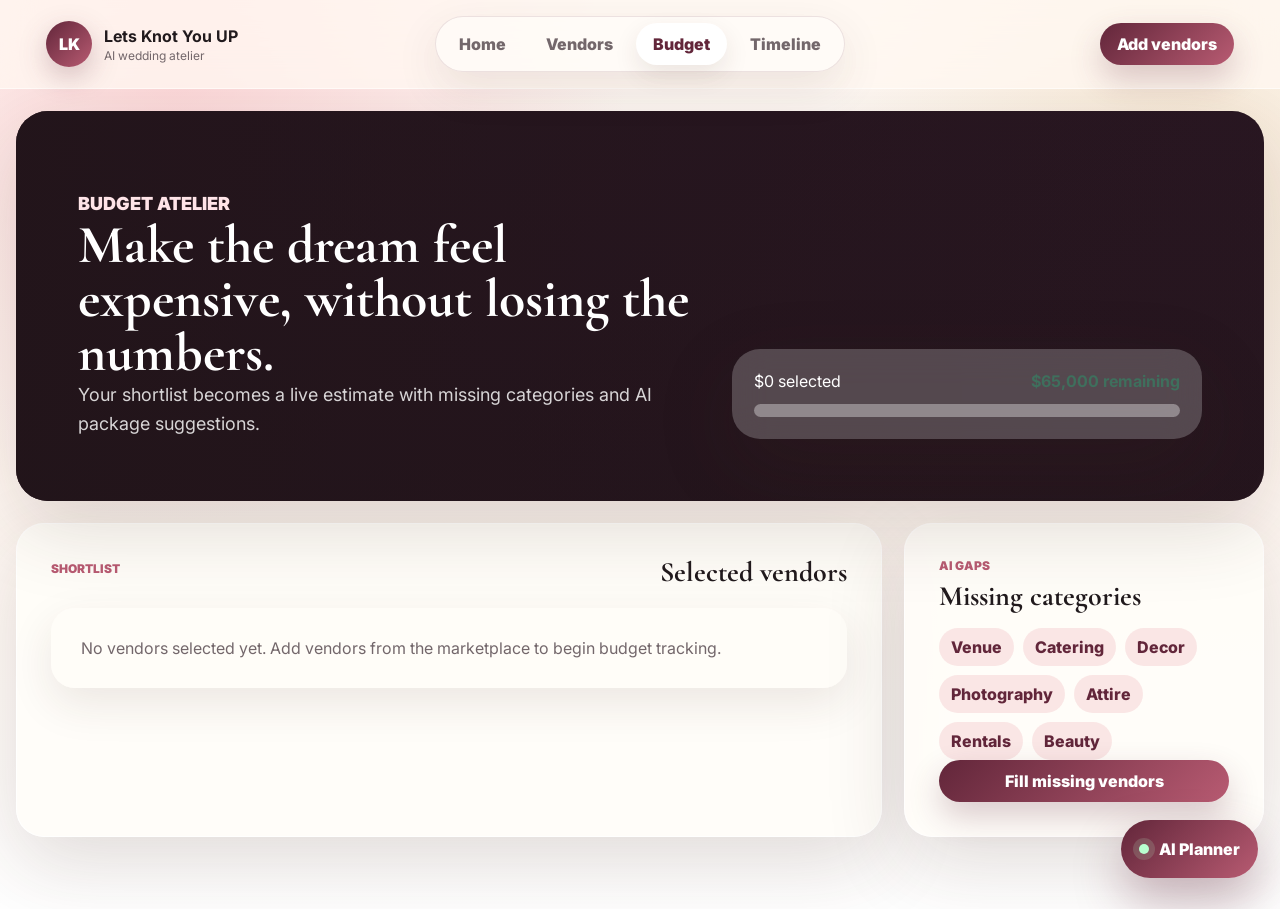
<file: budget.html>
<!doctype html>
<html lang="en">
  <head>
    <meta charset="utf-8">
    <meta name="viewport" content="width=device-width, initial-scale=1">
    <title>Budget | Lets Knot You UP</title>
    <link rel="stylesheet" href="styles.css">
  </head>
  <body data-page="budget">
    <header class="site-header">
      <a class="brand" href="index.html"><span class="brand-mark">LK</span><span><strong>Lets Knot You UP</strong><small>AI wedding atelier</small></span></a>
      <nav class="main-nav" aria-label="Primary">
        <a href="index.html">Home</a>
        <a href="vendors.html">Vendors</a>
        <a class="active" href="budget.html">Budget</a>
        <a href="timeline.html">Timeline</a>
      </nav>
      <a class="nav-cta" href="vendors.html">Add vendors</a>
    </header>

    <main>
      <section class="page-hero budget-hero">
        <div>
          <p class="eyebrow light">Budget atelier</p>
          <h1>Make the dream feel expensive, without losing the numbers.</h1>
          <p>Your shortlist becomes a live estimate with missing categories and AI package suggestions.</p>
        </div>
        <div class="budget-meter">
          <div class="meter-copy"><span id="budgetUsed">$0 selected</span><strong id="budgetRemaining">$65,000 remaining</strong></div>
          <div class="meter"><span id="budgetBar"></span></div>
        </div>
      </section>

      <section class="budget-layout">
        <div class="content-card">
          <div class="section-kicker compact">
            <p class="eyebrow">Shortlist</p>
            <h2>Selected vendors</h2>
          </div>
          <div class="budget-list" id="budgetList"></div>
        </div>
        <aside class="sidebar-card">
          <p class="eyebrow">AI gaps</p>
          <h2>Missing categories</h2>
          <div class="sidebar-list" id="missingCategories"></div>
          <button class="primary-button full-button" id="budgetPackageButton" type="button">Fill missing vendors</button>
        </aside>
      </section>
    </main>

    <div id="aiChatMount"></div>
    <script src="script.js"></script>
  </body>
</html>
</file>
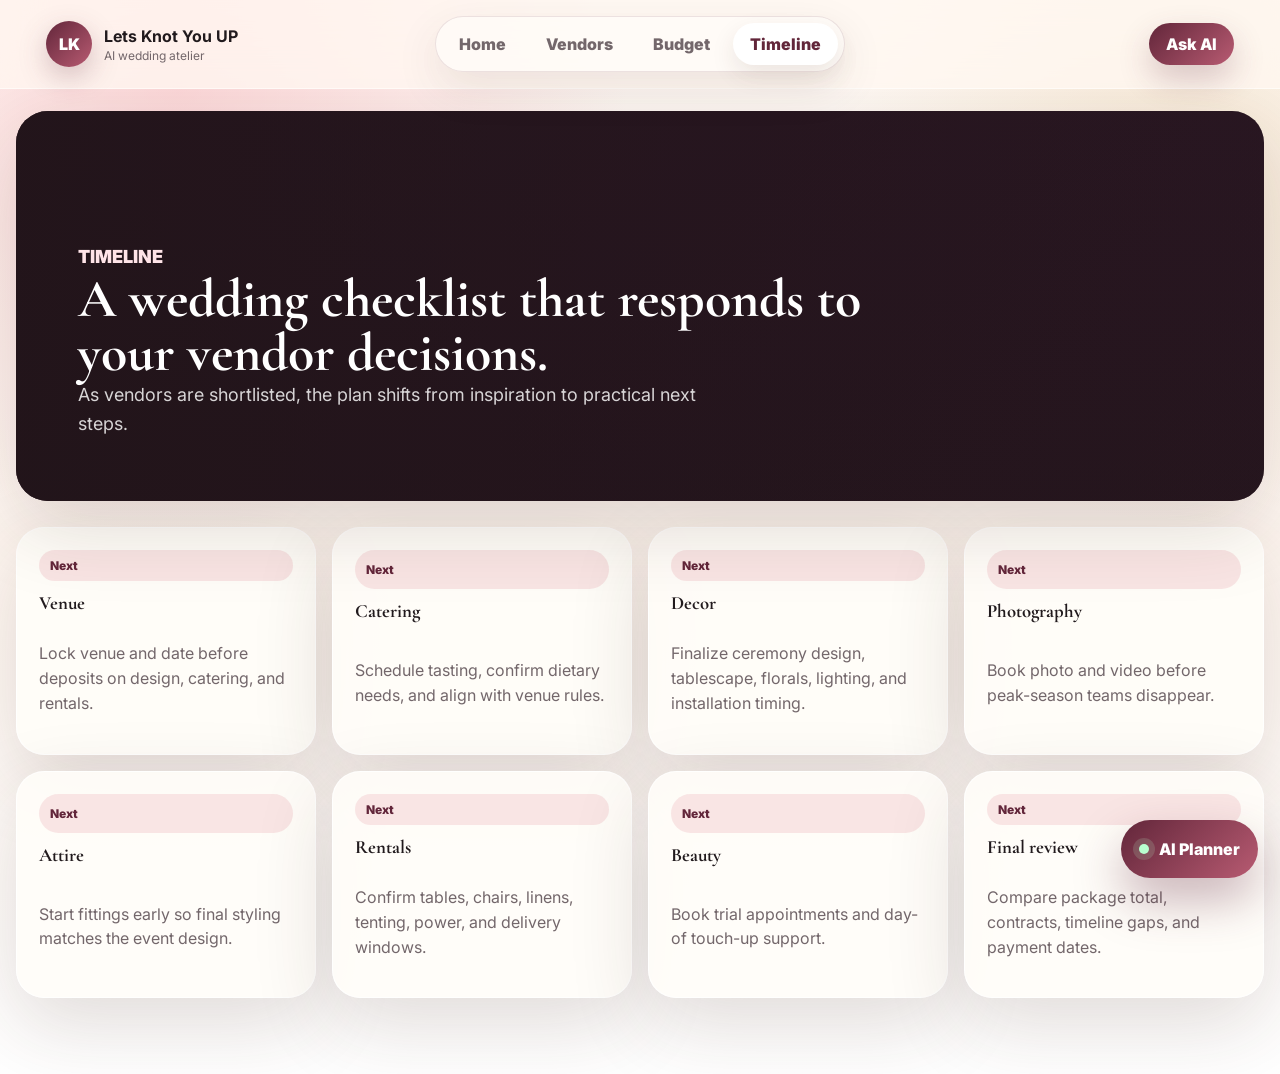
<file: timeline.html>
<!doctype html>
<html lang="en">
  <head>
    <meta charset="utf-8">
    <meta name="viewport" content="width=device-width, initial-scale=1">
    <title>Timeline | Lets Knot You UP</title>
    <link rel="stylesheet" href="styles.css">
  </head>
  <body data-page="timeline">
    <header class="site-header">
      <a class="brand" href="index.html"><span class="brand-mark">LK</span><span><strong>Lets Knot You UP</strong><small>AI wedding atelier</small></span></a>
      <nav class="main-nav" aria-label="Primary">
        <a href="index.html">Home</a>
        <a href="vendors.html">Vendors</a>
        <a href="budget.html">Budget</a>
        <a class="active" href="timeline.html">Timeline</a>
      </nav>
      <button class="nav-cta" type="button" data-open-chat>Ask AI</button>
    </header>

    <main>
      <section class="page-hero timeline-hero">
        <div>
          <p class="eyebrow light">Timeline</p>
          <h1>A wedding checklist that responds to your vendor decisions.</h1>
          <p>As vendors are shortlisted, the plan shifts from inspiration to practical next steps.</p>
        </div>
      </section>
      <section class="timeline-board" id="timelineList"></section>
    </main>

    <div id="aiChatMount"></div>
    <script src="script.js"></script>
  </body>
</html>
</file>
<file: styles.css>
@import url("https://fonts.googleapis.com/css2?family=Cormorant+Garamond:wght@500;600;700&family=Inter:wght@400;500;650;750;850&display=swap");

:root {
  --font-body: "Inter", ui-sans-serif, system-ui, -apple-system, BlinkMacSystemFont, "Segoe UI", sans-serif;
  --font-display: "Cormorant Garamond", Georgia, "Times New Roman", serif;
  --ink: #211a1d;
  --muted: #73676b;
  --paper: #fff7f1;
  --surface: #fffdf9;
  --blush: #f8dfdf;
  --rose: #b85b72;
  --wine: #62263a;
  --plum: #2b1724;
  --sage: #3f6f5d;
  --champagne: #d4a65a;
  --blue: #3c5f82;
  --line: rgba(98, 38, 58, 0.16);
  --shadow: 0 26px 80px rgba(65, 35, 30, 0.16);
  --soft-shadow: 0 16px 44px rgba(65, 35, 30, 0.1);
}

* {
  box-sizing: border-box;
}

html {
  scroll-behavior: smooth;
}

body {
  margin: 0;
  min-height: 100vh;
  color: var(--ink);
  background:
    radial-gradient(circle at 14% 8%, rgba(248, 184, 190, 0.52), transparent 28rem),
    radial-gradient(circle at 92% 16%, rgba(212, 166, 90, 0.2), transparent 22rem),
    linear-gradient(180deg, #fffaf6 0%, var(--paper) 52%, #fff 100%);
  font-family: var(--font-body);
}

button,
input,
select,
textarea {
  font: inherit;
}

button {
  cursor: pointer;
}

a {
  color: inherit;
}

img {
  display: block;
  max-width: 100%;
}

.site-header {
  position: sticky;
  top: 0;
  z-index: 50;
  display: grid;
  grid-template-columns: minmax(210px, 1fr) auto minmax(150px, 1fr);
  align-items: center;
  gap: 18px;
  padding: 16px clamp(16px, 4vw, 46px);
  border-bottom: 1px solid rgba(255, 255, 255, 0.58);
  background: rgba(255, 247, 241, 0.76);
  backdrop-filter: blur(22px);
}

.brand {
  display: inline-flex;
  align-items: center;
  gap: 12px;
  width: fit-content;
  text-decoration: none;
}

.brand-mark {
  display: grid;
  width: 46px;
  height: 46px;
  place-items: center;
  border-radius: 50%;
  color: white;
  background: linear-gradient(135deg, var(--wine), var(--rose));
  box-shadow: 0 10px 28px rgba(98, 38, 58, 0.26);
  font-weight: 900;
}

.brand small {
  display: block;
  margin-top: 2px;
  color: var(--muted);
  font-size: 12px;
}

.main-nav {
  display: flex;
  gap: 6px;
  padding: 6px;
  border: 1px solid rgba(98, 38, 58, 0.12);
  border-radius: 999px;
  background: rgba(255, 253, 249, 0.72);
  box-shadow: var(--soft-shadow);
}

.main-nav a,
.nav-cta,
.primary-button,
.glass-button,
.ghost-button,
.chip-button,
.quick-prompts button,
.chat-launcher {
  display: inline-flex;
  align-items: center;
  justify-content: center;
  min-height: 42px;
  border: 0;
  border-radius: 999px;
  padding: 10px 17px;
  text-decoration: none;
  font-weight: 850;
  transition: transform 180ms ease, box-shadow 180ms ease, background 180ms ease;
}

.main-nav a {
  color: var(--muted);
}

.main-nav a.active,
.main-nav a:hover {
  color: var(--wine);
  background: white;
  box-shadow: 0 10px 24px rgba(65, 35, 30, 0.1);
}

.nav-cta,
.primary-button {
  color: white;
  background: linear-gradient(135deg, var(--wine), var(--rose));
  box-shadow: 0 14px 32px rgba(98, 38, 58, 0.24);
}

.nav-cta {
  justify-self: end;
}

.glass-button,
.ghost-button,
.chip-button,
.quick-prompts button {
  color: var(--wine);
  background: rgba(255, 255, 255, 0.78);
  border: 1px solid rgba(255, 255, 255, 0.54);
  box-shadow: 0 12px 28px rgba(65, 35, 30, 0.1);
}

.primary-button:hover,
.nav-cta:hover,
.glass-button:hover,
.ghost-button:hover,
.chip-button:hover,
.quick-prompts button:hover,
.chat-launcher:hover {
  transform: translateY(-2px);
}

main {
  width: min(1460px, calc(100% - 32px));
  margin: 0 auto;
}

.eyebrow {
  margin: 0 0 10px;
  color: var(--rose);
  font-size: 12px;
  font-weight: 900;
  letter-spacing: 0;
  text-transform: uppercase;
}

.eyebrow.light {
  color: #ffe4e8;
}

h1,
h2,
h3,
p {
  overflow-wrap: anywhere;
}

h1,
h2,
h3 {
  margin: 0;
  font-family: var(--font-display);
  font-weight: 700;
  line-height: 0.98;
  letter-spacing: 0;
}

.showcase-hero {
  position: relative;
  min-height: calc(100vh - 86px);
  overflow: hidden;
  border-radius: 0 0 28px 28px;
  isolation: isolate;
}

.hero-bg {
  position: absolute;
  inset: 0;
  z-index: -2;
}

.hero-bg img {
  width: 100%;
  height: 100%;
  object-fit: cover;
}

.showcase-hero::after,
.page-hero::after {
  content: "";
  position: absolute;
  inset: 0;
  z-index: -1;
  background:
    linear-gradient(90deg, rgba(33, 20, 25, 0.82), rgba(33, 20, 25, 0.42) 48%, rgba(33, 20, 25, 0.1)),
    linear-gradient(180deg, rgba(33, 20, 25, 0.18), rgba(33, 20, 25, 0.54));
}

.hero-content {
  display: flex;
  min-height: calc(100vh - 86px);
  flex-direction: column;
  justify-content: center;
  gap: 24px;
  max-width: 760px;
  padding: clamp(42px, 8vw, 110px);
  color: white;
}

.hero-content h1 {
  font-size: clamp(46px, 6vw, 76px);
  max-width: 720px;
}

.hero-content p:not(.eyebrow),
.page-hero p {
  max-width: 660px;
  margin: 0;
  color: rgba(255, 255, 255, 0.82);
  font-size: 18px;
  line-height: 1.65;
}

.hero-actions {
  display: flex;
  flex-wrap: wrap;
  gap: 12px;
}

.hero-floating-card {
  position: absolute;
  right: clamp(18px, 5vw, 72px);
  bottom: clamp(18px, 5vw, 58px);
  width: min(320px, calc(100% - 36px));
  padding: 22px;
  border: 1px solid rgba(255, 255, 255, 0.42);
  border-radius: 24px;
  color: white;
  background: rgba(255, 255, 255, 0.16);
  backdrop-filter: blur(18px);
  box-shadow: var(--shadow);
}

.hero-floating-card span {
  font-size: 12px;
  font-weight: 900;
  text-transform: uppercase;
}

.hero-floating-card strong {
  display: block;
  margin: 4px 0;
  font-size: 52px;
}

.hero-floating-card p {
  margin: 0;
  color: rgba(255, 255, 255, 0.78);
  line-height: 1.45;
}

.portfolio-strip {
  display: grid;
  grid-template-columns: repeat(3, minmax(0, 1fr));
  gap: 1px;
  overflow: hidden;
  margin: -34px auto 64px;
  border-radius: 26px;
  background: var(--line);
  box-shadow: var(--shadow);
}

.portfolio-strip article {
  min-height: 210px;
  padding: 30px;
  background: rgba(255, 253, 249, 0.94);
}

.portfolio-strip span {
  color: var(--champagne);
  font-size: 13px;
  font-weight: 900;
}

.portfolio-strip h2 {
  margin-top: 22px;
  font-size: 28px;
}

.portfolio-strip p,
.card-body p,
.profile-copy,
.timeline-card p,
.sidebar-card p:not(.eyebrow) {
  color: var(--muted);
  line-height: 1.55;
}

.planner-studio,
.page-section {
  padding: 34px 0 76px;
}

.section-kicker {
  display: flex;
  align-items: end;
  justify-content: space-between;
  gap: 20px;
  margin-bottom: 22px;
}

.section-kicker h2,
.page-hero h1 {
  max-width: 860px;
  font-size: clamp(34px, 4.2vw, 58px);
  line-height: 1;
}

.studio-layout {
  display: grid;
  grid-template-columns: minmax(320px, 0.88fr) minmax(420px, 1.12fr);
  gap: 22px;
  align-items: stretch;
}

.profile-card,
.content-card,
.sidebar-card,
.vendor-card,
.recommendation-card,
.timeline-card {
  border: 1px solid rgba(255, 255, 255, 0.74);
  border-radius: 28px;
  background: rgba(255, 253, 249, 0.9);
  box-shadow: var(--shadow);
}

.profile-card,
.content-card,
.sidebar-card {
  padding: clamp(20px, 3vw, 34px);
}

.profile-card {
  display: grid;
  gap: 20px;
}

.profile-card h3,
.sidebar-card h2,
.content-card h2 {
  font-size: 28px;
}

.form-grid {
  display: grid;
  grid-template-columns: repeat(2, minmax(0, 1fr));
  gap: 13px;
}

.wide-field {
  grid-column: 1 / -1;
}

label {
  display: grid;
  gap: 8px;
  color: var(--muted);
  font-size: 13px;
  font-weight: 850;
}

input,
select,
textarea {
  width: 100%;
  min-height: 48px;
  border: 1px solid var(--line);
  border-radius: 16px;
  background: rgba(255, 255, 255, 0.82);
  color: var(--ink);
  padding: 12px 14px;
  outline: none;
}

input:focus,
select:focus,
textarea:focus {
  border-color: rgba(184, 91, 114, 0.58);
  box-shadow: 0 0 0 4px rgba(184, 91, 114, 0.1);
}

textarea {
  min-height: 190px;
  resize: vertical;
  line-height: 1.5;
}

.full-button {
  width: 100%;
}

.planner-submit {
  width: auto !important;
  min-width: 0;
  max-width: max-content;
  min-height: 40px !important;
  height: 40px !important;
  justify-self: start;
  align-self: start;
  padding: 8px 18px !important;
  border-radius: 999px;
  font-size: 13px;
  line-height: 1;
  box-shadow: 0 10px 22px rgba(98, 38, 58, 0.18);
}

.style-quiz,
.chip-row,
.sidebar-list,
.quick-prompts {
  display: flex;
  flex-wrap: wrap;
  gap: 9px;
}

.style-quiz {
  gap: 8px;
}

.style-quiz .chip-button {
  flex: 0 0 auto;
  min-height: 34px !important;
  height: 34px !important;
  padding: 7px 12px !important;
  font-size: 12px;
  line-height: 1;
  box-shadow: 0 8px 18px rgba(65, 35, 30, 0.08);
}

.chip-button.active {
  color: white;
  background: linear-gradient(135deg, var(--wine), var(--rose));
}

.moodboard {
  display: grid;
  grid-template-columns: 1.2fr 0.8fr;
  grid-template-rows: 1fr 1fr;
  gap: 14px;
}

.moodboard img {
  width: 100%;
  height: 100%;
  min-height: 220px;
  border-radius: 28px;
  object-fit: cover;
  box-shadow: var(--shadow);
}

.mood-main {
  grid-row: 1 / -1;
}

.recommendation-grid {
  display: grid;
  grid-template-columns: repeat(3, minmax(0, 1fr));
  gap: 18px;
}

.recommendation-card,
.vendor-card {
  overflow: hidden;
}

.recommendation-card img,
.vendor-card img {
  width: 100%;
  height: 255px;
  object-fit: cover;
}

.card-body {
  display: grid;
  gap: 13px;
  padding: 19px;
}

.card-kicker,
.price-line,
.profile-meta,
.meter-copy {
  display: flex;
  align-items: center;
  justify-content: space-between;
  gap: 12px;
}

.card-kicker span {
  color: var(--rose);
  font-size: 12px;
  font-weight: 900;
  text-transform: uppercase;
}

.match-score,
.price-line strong {
  color: var(--sage);
  font-weight: 900;
}

.pill {
  display: inline-flex;
  align-items: center;
  min-height: 31px;
  border-radius: 999px;
  padding: 7px 11px;
  color: var(--wine);
  background: rgba(248, 223, 223, 0.76);
  font-size: 12px;
  font-weight: 850;
}

.page-hero {
  position: relative;
  isolation: isolate;
  display: flex;
  align-items: end;
  justify-content: space-between;
  gap: 22px;
  min-height: 390px;
  overflow: hidden;
  margin-top: 22px;
  padding: clamp(28px, 5vw, 62px);
  border-radius: 32px;
  color: white;
  background: var(--plum);
  box-shadow: var(--shadow);
}

.vendors-hero {
  background-image: url("https://images.unsplash.com/photo-1520854221256-17451cc331bf?auto=format&fit=crop&w=1800&q=85");
  background-size: cover;
  background-position: center;
}

.budget-hero {
  background-image: url("https://images.unsplash.com/photo-1511285560929-80b456fea0bc?auto=format&fit=crop&w=1800&q=85");
  background-size: cover;
  background-position: center;
}

.timeline-hero {
  background-image: url("https://images.unsplash.com/photo-1511795409834-ef04bbd61622?auto=format&fit=crop&w=1800&q=85");
  background-size: cover;
  background-position: center;
}

.filter-bar {
  display: grid;
  grid-template-columns: 180px 180px minmax(220px, 1fr) minmax(260px, 1.1fr);
  gap: 14px;
  align-items: end;
  margin: 22px 0;
  padding: 18px;
  border: 1px solid rgba(255, 255, 255, 0.72);
  border-radius: 26px;
  background: rgba(255, 253, 249, 0.88);
  box-shadow: var(--soft-shadow);
}

.vendor-page-grid {
  display: grid;
  grid-template-columns: minmax(0, 1fr) 330px;
  gap: 22px;
  align-items: start;
  padding-bottom: 70px;
}

.vendor-results {
  display: grid;
  grid-template-columns: repeat(3, minmax(0, 1fr));
  gap: 18px;
}

.atelier-sidebar {
  position: sticky;
  top: 98px;
  display: grid;
  gap: 16px;
}

#marketSummary,
.sidebar-card {
  border: 1px solid rgba(255, 255, 255, 0.72);
  border-radius: 28px;
  background: rgba(255, 253, 249, 0.9);
  box-shadow: var(--shadow);
}

#marketSummary {
  padding: 22px;
}

#marketSummary span {
  display: block;
  color: var(--muted);
  font-size: 13px;
  font-weight: 850;
}

#marketSummary strong {
  display: block;
  color: var(--wine);
  font-family: var(--font-display);
  font-size: 40px;
}

.sidebar-list {
  margin-top: 18px;
}

.sidebar-list a,
.sidebar-list span {
  display: inline-flex;
  border-radius: 999px;
  padding: 9px 12px;
  color: var(--wine);
  background: rgba(248, 223, 223, 0.74);
  text-decoration: none;
  font-weight: 800;
}

.profile-hero {
  display: grid;
  grid-template-columns: minmax(320px, 0.95fr) minmax(340px, 1.05fr);
  gap: 22px;
  padding: 32px 0 22px;
}

.profile-media {
  overflow: hidden;
  border-radius: 32px;
  box-shadow: var(--shadow);
}

.profile-media img {
  width: 100%;
  height: 100%;
  min-height: 580px;
  object-fit: cover;
}

.profile-detail-card {
  display: grid;
  gap: 20px;
  padding: clamp(24px, 4vw, 48px);
  border-radius: 32px;
  background: rgba(255, 253, 249, 0.92);
  box-shadow: var(--shadow);
}

.profile-detail-card h1 {
  font-size: clamp(42px, 5vw, 70px);
}

.stat-grid {
  display: grid;
  grid-template-columns: repeat(2, minmax(0, 1fr));
  gap: 12px;
}

.mini-stat {
  padding: 15px;
  border: 1px solid var(--line);
  border-radius: 20px;
  background: white;
}

.mini-stat span {
  color: var(--muted);
  font-size: 12px;
  font-weight: 900;
  text-transform: uppercase;
}

.mini-stat strong {
  display: block;
  margin-top: 5px;
}

.profile-actions {
  display: flex;
  flex-wrap: wrap;
  gap: 10px;
}

.profile-sections {
  display: grid;
  grid-template-columns: minmax(0, 1fr) minmax(320px, 460px);
  gap: 22px;
  padding-bottom: 62px;
}

.gallery {
  display: grid;
  grid-template-columns: repeat(3, 1fr);
  gap: 12px;
}

.gallery img {
  width: 100%;
  aspect-ratio: 1;
  border-radius: 22px;
  object-fit: cover;
}

.budget-meter {
  min-width: min(100%, 470px);
  padding: 22px;
  border-radius: 28px;
  background: rgba(255, 255, 255, 0.22);
  backdrop-filter: blur(18px);
  box-shadow: var(--shadow);
}

.meter-copy {
  margin-bottom: 13px;
  color: white;
}

.meter {
  height: 13px;
  overflow: hidden;
  border-radius: 999px;
  background: rgba(255, 255, 255, 0.35);
}

.meter span {
  display: block;
  width: 0;
  height: 100%;
  background: linear-gradient(90deg, #ffffff, var(--champagne), var(--rose));
}

.budget-layout {
  display: grid;
  grid-template-columns: minmax(0, 1fr) 360px;
  gap: 22px;
  padding: 22px 0 72px;
}

.budget-list {
  display: grid;
  gap: 14px;
}

.budget-row {
  display: grid;
  grid-template-columns: 88px minmax(0, 1fr) auto;
  gap: 16px;
  align-items: center;
  padding: 14px;
  border-radius: 24px;
  background: white;
  box-shadow: var(--soft-shadow);
}

.budget-row img {
  width: 88px;
  height: 88px;
  border-radius: 20px;
  object-fit: cover;
}

.timeline-board {
  display: grid;
  grid-template-columns: repeat(4, minmax(0, 1fr));
  gap: 16px;
  padding: 26px 0 76px;
}

.timeline-card {
  display: grid;
  gap: 13px;
  min-height: 210px;
  padding: 22px;
}

.timeline-card.done {
  background: linear-gradient(180deg, rgba(255, 253, 249, 0.96), rgba(240, 249, 244, 0.96));
  border-color: rgba(63, 111, 93, 0.24);
}

.empty-state {
  padding: 30px;
  border-radius: 24px;
  color: var(--muted);
  background: rgba(255, 253, 249, 0.86);
  box-shadow: var(--soft-shadow);
}

.chat-launcher {
  position: fixed;
  right: 22px;
  bottom: 22px;
  z-index: 80;
  gap: 10px;
  min-height: 58px;
  padding: 13px 18px;
  color: white;
  background: linear-gradient(135deg, var(--wine), var(--rose));
  box-shadow: 0 22px 48px rgba(98, 38, 58, 0.34);
}

.chat-dot {
  width: 10px;
  height: 10px;
  border-radius: 50%;
  background: #b8ffcf;
  box-shadow: 0 0 0 6px rgba(184, 255, 207, 0.16);
}

.chat-widget {
  position: fixed;
  right: 22px;
  bottom: 94px;
  z-index: 90;
  display: none;
  width: min(410px, calc(100vw - 28px));
  overflow: hidden;
  border: 1px solid rgba(255, 255, 255, 0.72);
  border-radius: 28px;
  background: rgba(255, 253, 249, 0.96);
  box-shadow: 0 28px 90px rgba(33, 20, 25, 0.28);
}

.chat-widget.open {
  display: grid;
  animation: liftIn 180ms ease both;
}

@keyframes liftIn {
  from {
    opacity: 0;
    transform: translateY(12px) scale(0.98);
  }
  to {
    opacity: 1;
    transform: translateY(0) scale(1);
  }
}

.chat-widget-header {
  display: flex;
  align-items: center;
  justify-content: space-between;
  gap: 12px;
  padding: 18px;
  color: white;
  background: linear-gradient(135deg, var(--plum), var(--wine));
}

.chat-widget-header p {
  margin: 0;
  color: rgba(255, 255, 255, 0.76);
  font-size: 13px;
}

.chat-close {
  width: 38px;
  height: 38px;
  border: 0;
  border-radius: 50%;
  color: white;
  background: rgba(255, 255, 255, 0.16);
}

.chat-log {
  display: flex;
  flex-direction: column;
  gap: 10px;
  max-height: 360px;
  overflow: auto;
  padding: 16px;
}

.message {
  max-width: 86%;
  border-radius: 18px;
  padding: 12px 13px;
  line-height: 1.45;
}

.message.user {
  align-self: flex-end;
  color: white;
  background: var(--wine);
}

.message.ai {
  align-self: flex-start;
  background: var(--blush);
}

.chat-form {
  display: grid;
  grid-template-columns: 1fr auto;
  gap: 8px;
  padding: 0 16px 16px;
}

.quick-prompts {
  padding: 0 16px 16px;
}

.quick-prompts button {
  min-height: 34px;
  padding: 7px 10px;
  font-size: 12px;
}

@media (max-width: 1180px) {
  .studio-layout,
  .vendor-page-grid,
  .profile-hero,
  .profile-sections,
  .budget-layout {
    grid-template-columns: 1fr;
  }

  .vendor-results,
  .recommendation-grid,
  .timeline-board,
  .portfolio-strip {
    grid-template-columns: repeat(2, minmax(0, 1fr));
  }

  .atelier-sidebar {
    position: static;
  }
}

@media (max-width: 820px) {
  .site-header {
    position: static;
    grid-template-columns: 1fr;
  }

  .main-nav {
    justify-content: space-between;
    overflow: auto;
    border-radius: 24px;
  }

  .nav-cta {
    justify-self: stretch;
  }

  .showcase-hero,
  .hero-content {
    min-height: 720px;
  }

  .hero-floating-card {
    position: static;
    margin: -180px 18px 28px auto;
  }

  .page-hero {
    align-items: stretch;
    flex-direction: column;
  }

  .filter-bar,
  .vendor-results,
  .recommendation-grid,
  .timeline-board,
  .portfolio-strip,
  .form-grid,
  .stat-grid,
  .gallery,
  .moodboard {
    grid-template-columns: 1fr;
  }

  .mood-main {
    grid-row: auto;
  }

  .budget-row,
  .chat-form {
    grid-template-columns: 1fr;
  }

  .budget-row img {
    width: 100%;
    height: 210px;
  }
}

@media (max-width: 540px) {
  main {
    width: min(100% - 20px, 1460px);
  }

  .hero-content {
    padding: 34px 20px;
  }

  .hero-content h1,
  .page-hero h1,
  .section-kicker h2 {
    font-size: 38px;
    line-height: 1.03;
  }

  .section-kicker,
  .card-kicker,
  .price-line,
  .meter-copy {
    align-items: stretch;
    flex-direction: column;
  }

  .chat-widget,
  .chat-launcher {
    right: 12px;
  }
}
</file>
